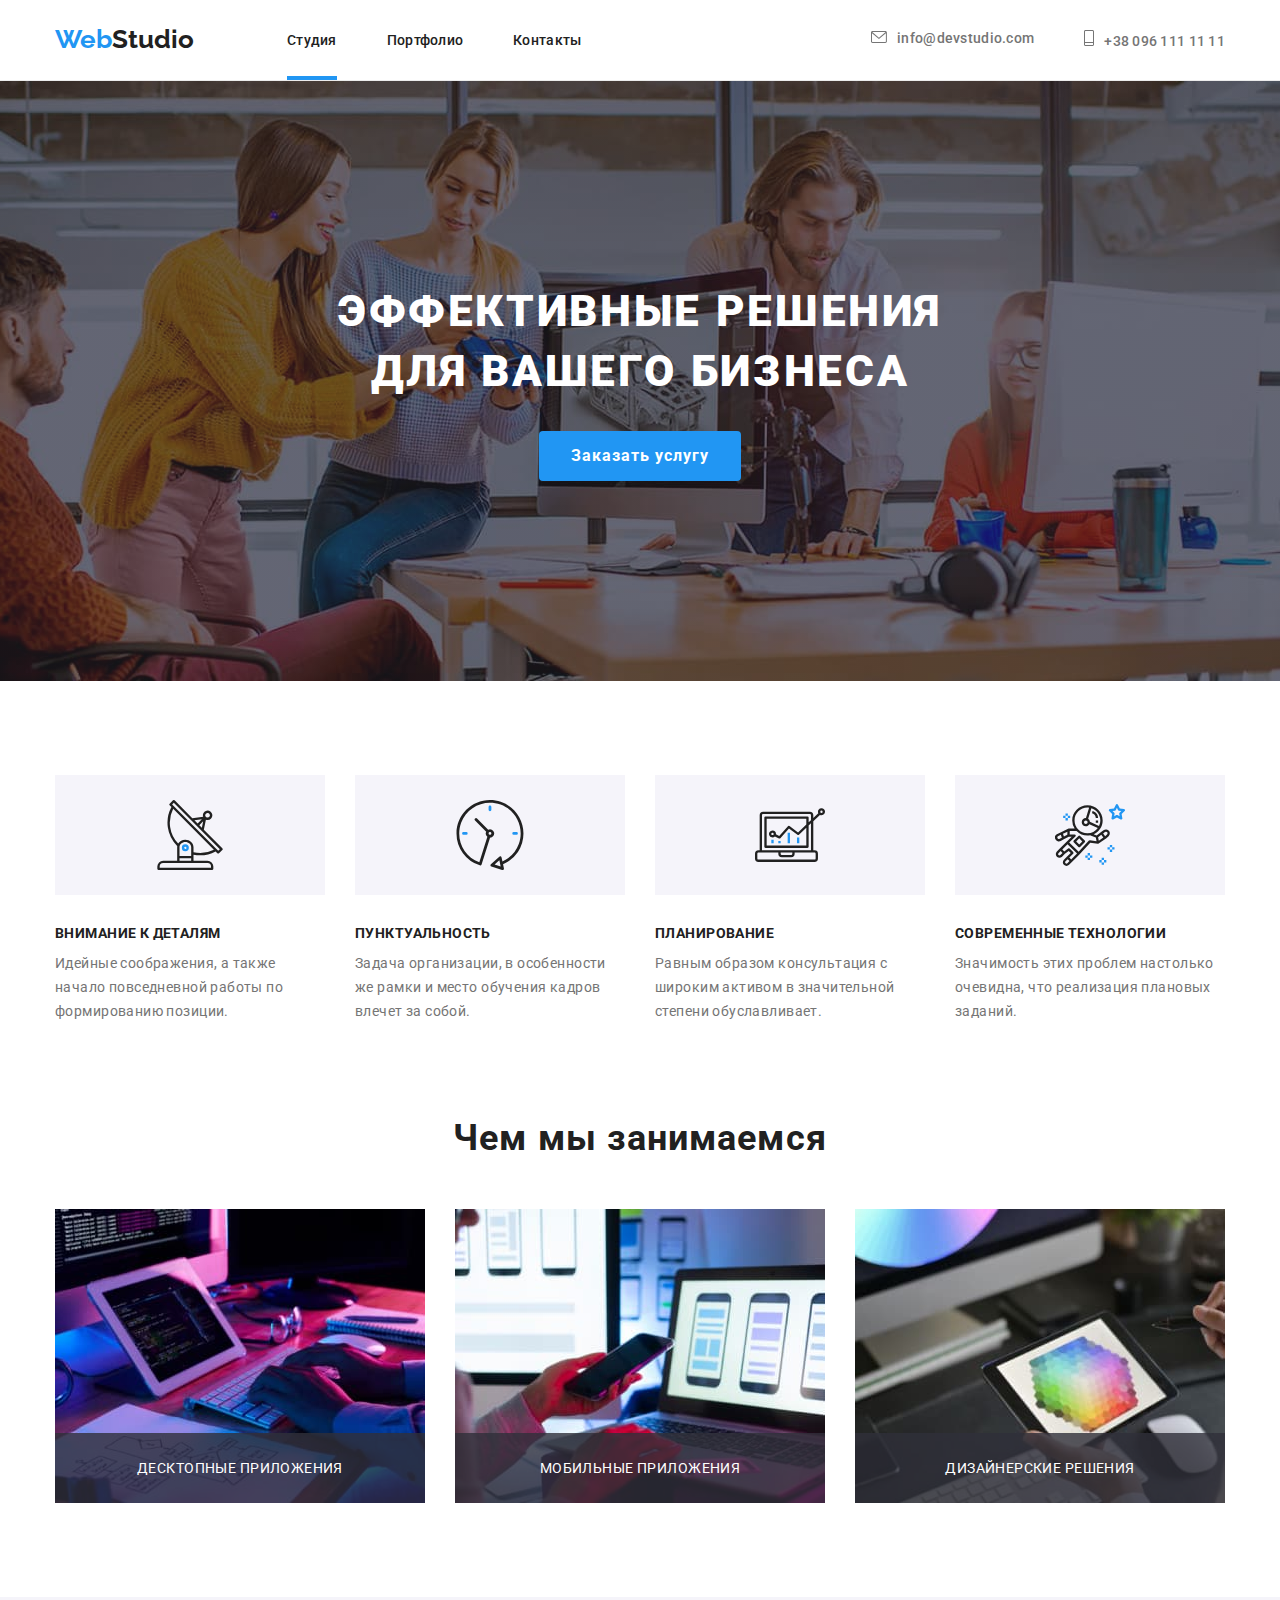
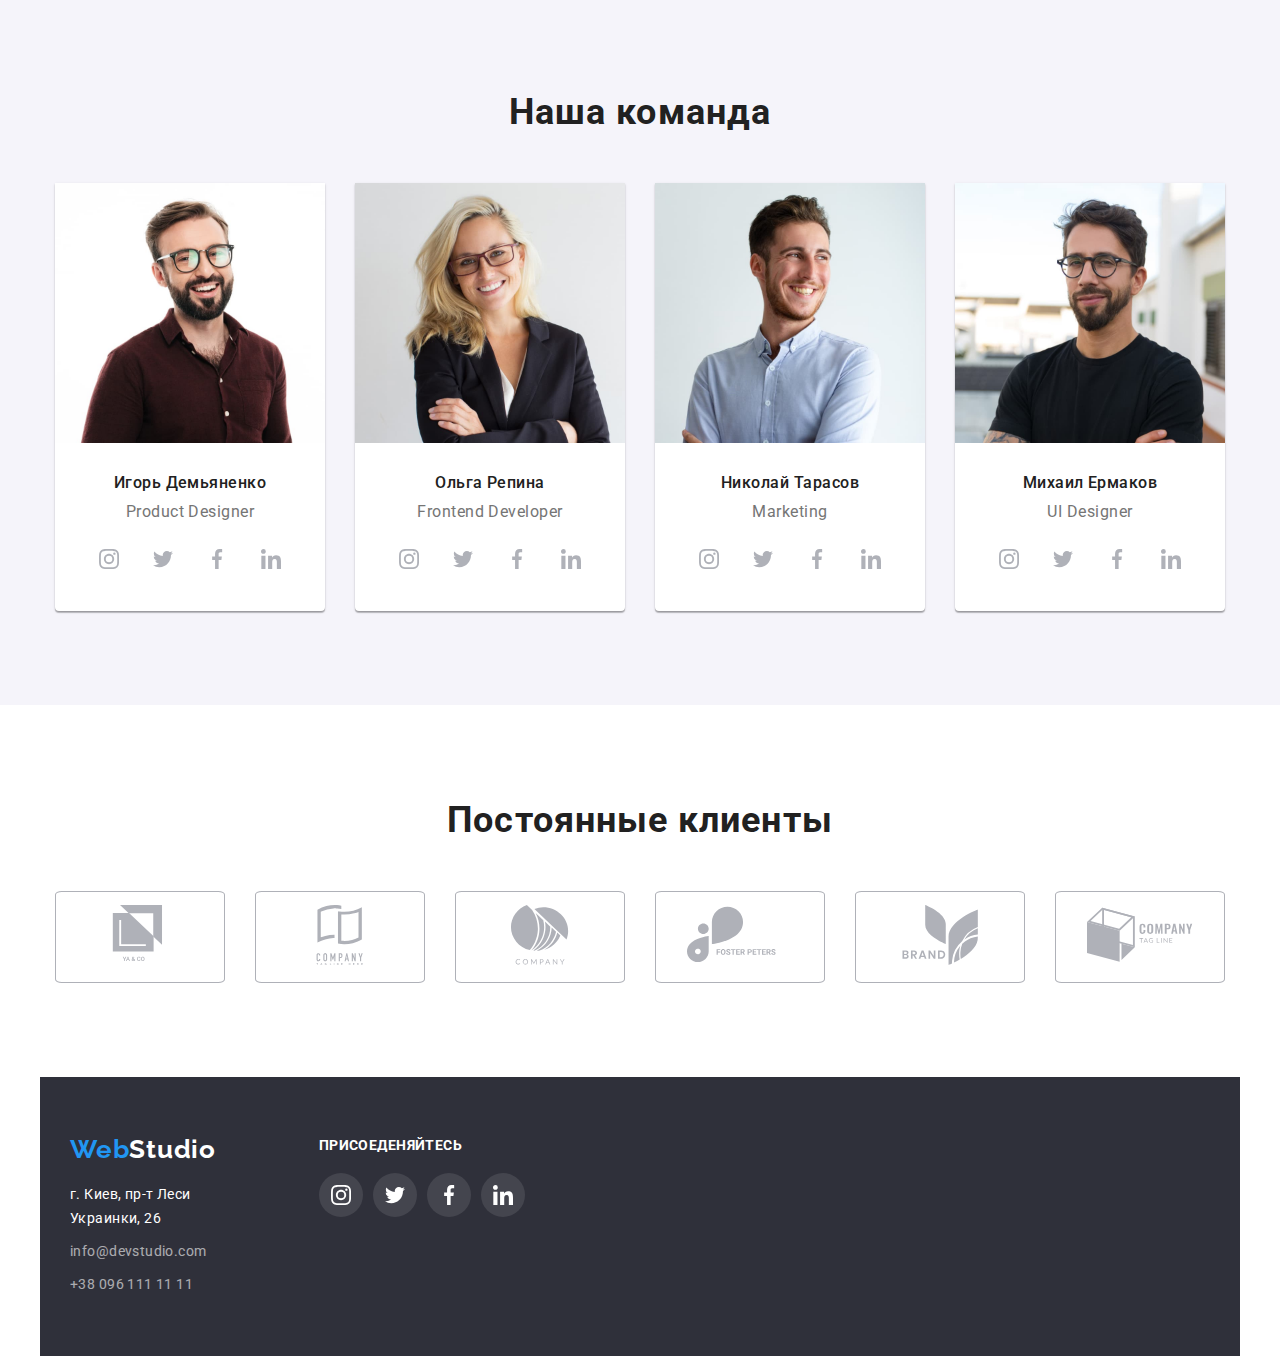
<file: index.html>
<!DOCTYPE html>
<html lang="ru">
<head>
    <meta charset="UTF-8">
    <meta http-equiv="X-UA-Compatible" content="IE=edge">
    <meta name="viewport" content="width=device-width, initial-scale=1.0">
    <title>Document</title>
    <link rel="preconnect" href="https://fonts.gstatic.com">
    <link href="https://fonts.googleapis.com/css2?family=Raleway:wght@700&family=Roboto:wght@400;500;700;900&display=swap" rel="stylesheet">
    <link rel="stylesheet" href="https://cdnjs.cloudflare.com/ajax/libs/modern-normalize/1.0.0/modern-normalize.min.css">
    <link rel="stylesheet" href="./css/styles.css">
</head>
<body>
    <header class="page-header">
        <div class="container">
        <nav class="container-nav">
       <a href="./index.html" class="logo"><span class="span-logo">Web</span>Studio</a>
       <ul class="site-nav">
           <li class="item"> <a href="./index.html" class="link-header current">Студия</a> </li>
           <li class="item"> <a href="./portfolio.html" class="link-header">Портфолио</a> </li>
           <li class="item"> <a href="" class="link-header">Контакты</a> </li>
        </ul>  
        </nav>
       <ul class="contact-info">
           <li class="item"> <a href="mailto:info@devstudio.com" class="link">
            <svg class="contact-icon" width="16px" height="12px">
            <use href="./images/sprite.svg#icon-envelope"></use>
            </svg>info@devstudio.com 
               </a> 
            </li>
           <li class="item"> <a href="tel:+380961111111" class="link">
            <svg class="contact-icon" width="10px" height="16px">
            <use href="./images/sprite.svg#icon-cell"></use>
            </svg>+38 096 111 11 11 
                </a> 
            </li>
       </ul>
       </div>
    </header>
    <main>
        <section class="hero overlay">
            <h1 class="order-header">Эффективные решения <br>для вашего бизнеса</h1>
            <button class="order-button" data-modal-open>Заказать услугу</button>
        </section>
        <section class="feauters">
            <div class="container">
            <h2 class="company-values">Наши Ценности</h2>
            <ul class="future-list">
                <li class="item">
                <div class="features-box-color">
                    <svg class="features-icon-svg">
                        <use href="./images/sprite.svg#icon-antenna"></use>
                    </svg>
                </div>
                    <h3 class="paragraph-header">Внимание к деталям</h3>
                    <p class="paragraph-content">Идейные соображения, а также начало повседневной работы по формированию позиции.</p>
                </li>
                <li class="item">
                    <div class="features-box-color">
                        <svg class="features-icon-svg">
                            <use href="./images/sprite.svg#icon-clock"></use>
                        </svg>
                    </div>
                    <h3 class="paragraph-header">Пунктуальность</h3>
                    <p class="paragraph-content">Задача организации, в особенности же рамки и место обучения кадров влечет за собой.</p>
                </li>
                <li class="item">
                    <div class="features-box-color">
                        <svg class="features-icon-svg">
                            <use href="./images/sprite.svg#icon-diagram"></use>
                        </svg>
                    </div>
                    <h3 class="paragraph-header">Планирование</h3>
                    <p class="paragraph-content">Равным образом консультация с широким активом в значительной степени обуславливает.</p>
                </li>
                <li class="item">
                    <div class="features-box-color">
                        <svg class="features-icon-svg">
                            <use href="./images/sprite.svg#icon-astronaut"></use>
                        </svg>
                    </div>                  
                    <h3 class="paragraph-header">Современные технологии</h3>
                    <p class="paragraph-content">Значимость этих проблем настолько очевидна, что реализация плановых заданий.</p>
                </li>
            </ul>
        </div>
        </section>
        <section class="section">
            <div class="container">
            <h2 class="our-work">Чем мы занимаемся</h2>
            <ul class="work-item">
                <div class="img-item">
                <li class="img-item"><img src="./images/box1.jpg" alt="" width="370"></li>
                <div class="overlay-img">
                    <p class="overlay-p">Десктопные приложения</p>
                </div>
                </div>
                <div class="img-item">
                <li class="img-item"><img src="./images/box2.jpg" alt="" width="370"></li>
                <div class="overlay-img">
                    <p class="overlay-p">Мобильные приложения</p>
                </div>
                </div>  
                <div class="img-item">
                <li class="img-item"><img src="./images/box3.jpg" alt="" width="370"></li>
                <div class="overlay-img">
                    <p class="overlay-p">Дизайнерские решения</p>
                </div>
                </div>
            </ul>
            </div>
        </section>
            <section class="section team">
                <div class="container">
                <h2 class="team-header">Наша команда</h2>
                <ul class="member-list">
                    <li class="members card">
                        <img class="team-img" src="./images/img1.jpg" alt="Игорь Демьяненко" width="270">
                        <div class="member-cnt">
                        <h3 class="members-header">Игорь Демьяненко</h3>
                        <p class="position">Product Designer</p>
                        <ul class="socials-icons">
                            <li class="socials-icons-item">
                                <a href="" class="socials-icons-link" target="_blank" rel="noopener noreferrer">
                                    <svg class="socials-icons-svg">
                                        <use href="./images/sprite.svg#icon-instagram"></use>
                                    </svg>
                                </a>
                            </li>
                            <li class="socials-icons-item">
                                <a href="" class="socials-icons-link" target="_blank" rel="noopener noreferrer">
                                    <svg class="socials-icons-svg">
                                        <use href="./images/sprite.svg#icon-twitter"></use>
                                    </svg>
                                </a>
                            </li>
                            <li class="socials-icons-item">
                                <a href="" class="socials-icons-link" target="_blank" rel="noopener noreferrer">
                                    <svg class="socials-icons-svg">
                                        <use href="./images/sprite.svg#icon-facebook"></use>
                                    </svg>
                                </a>
                            </li>
                            <li class="socials-icons-item">
                                <a href="" class="socials-icons-link" target="_blank" rel="noopener noreferrer">
                                    <svg class="socials-icons-svg">
                                        <use href="./images/sprite.svg#icon-linkedin"></use>
                                    </svg>
                                </a>
                            </li>
                        </ul>
                    </div>
                    </li>
                    <li class="members card">
                        <img class="team-img" src="./images/img2.jpg" alt="Ольга Репина" width="270">
                        <div class="member-cnt">
                        <h3 class="members-header">Ольга Репина</h3>
                        <p class="position">Frontend Developer</p>
                        <ul class="socials-icons">
                            <li class="socials-icons-item">
                                <a href="" class="socials-icons-link">
                                    <svg class="socials-icons-svg">
                                        <use href="./images/sprite.svg#icon-instagram"></use>
                                    </svg>
                                </a>
                            </li>
                            <li class="socials-icons-item">
                                <a href="" class="socials-icons-link">
                                    <svg class="socials-icons-svg">
                                        <use href="./images/sprite.svg#icon-twitter"></use>
                                    </svg>
                                </a>
                            </li>
                            <li class="socials-icons-item">
                                <a href="" class="socials-icons-link">
                                    <svg class="socials-icons-svg">
                                        <use href="./images/sprite.svg#icon-facebook"></use>
                                    </svg>
                                </a>
                            </li>
                            <li class="socials-icons-item">
                                <a href="" class="socials-icons-link">
                                    <svg class="socials-icons-svg">
                                        <use href="./images/sprite.svg#icon-linkedin"></use>
                                    </svg>
                                </a>
                            </li>
                        </ul>
                        </div>
                    </li>
                    <li class="members card">
                        <img class="team-img" src="./images/img3.jpg" alt="Николай Тарасов" width="270">
                        <div class="member-cnt">
                        <h3 class="members-header">Николай Тарасов</h3>
                        <p class="position">Marketing</p>
                        <ul class="socials-icons">
                            <li class="socials-icons-item">
                                <a href="" class="socials-icons-link">
                                    <svg class="socials-icons-svg">
                                        <use href="./images/sprite.svg#icon-instagram"></use>
                                    </svg>
                                </a>
                            </li>
                            <li class="socials-icons-item">
                                <a href="" class="socials-icons-link">
                                    <svg class="socials-icons-svg">
                                        <use href="./images/sprite.svg#icon-twitter"></use>
                                    </svg>
                                </a>
                            </li>
                            <li class="socials-icons-item">
                                <a href="" class="socials-icons-link">
                                    <svg class="socials-icons-svg">
                                        <use href="./images/sprite.svg#icon-facebook"></use>
                                    </svg>
                                </a>
                            </li>
                            <li class="socials-icons-item">
                                <a href="" class="socials-icons-link">
                                    <svg class="socials-icons-svg">
                                        <use href="./images/sprite.svg#icon-linkedin"></use>
                                    </svg>
                                </a>
                            </li>
                        </ul>
                        </div>
                    </li>
                    <li class="members card">
                        <img class="team-img" src="./images/img4.jpg" alt="Михаил Ермаков" width="270">
                        <div class="member-cnt">
                        <h3 class="members-header">Михаил Ермаков</h3>
                        <p class="position">UI Designer</p>
                        <ul class="socials-icons">
                            <li class="socials-icons-item">
                                <a href="" class="socials-icons-link">
                                    <svg class="socials-icons-svg">
                                        <use href="./images/sprite.svg#icon-instagram"></use>
                                    </svg>
                                </a>
                            </li>
                            <li class="socials-icons-item">
                                <a href="" class="socials-icons-link">
                                    <svg class="socials-icons-svg">
                                        <use href="./images/sprite.svg#icon-twitter"></use>
                                    </svg>
                                </a>
                            </li>
                            <li class="socials-icons-item">
                                <a href="" class="socials-icons-link">
                                    <svg class="socials-icons-svg">
                                        <use href="./images/sprite.svg#icon-facebook"></use>
                                    </svg>
                                </a>
                            </li>
                            <li class="socials-icons-item">
                                <a href="" class="socials-icons-link">
                                    <svg class="socials-icons-svg">
                                        <use href="./images/sprite.svg#icon-linkedin"></use>
                                    </svg>
                                </a>
                            </li>
                        </ul>
                        </div>
                    </li>
                </ul>
                </div>
            </section>
            <section class="section">
                <div class="container">
                    <h2 class="our-work">Постоянные клиенты</h2>
                    <ul class="customer-icons">
                        <li class="customer-icons-item">
                            <a href="" class="customer-icons-link">
                                <svg class="customer-icons-svg">
                                    <use href="./images/sprite.svg#icon-logo-one"></use>
                                </svg>
                            </a>
                        </li>
                        <li class="customer-icons-item">
                            <a href="" class="customer-icons-link">
                                <svg class="customer-icons-svg">
                                    <use href="./images/sprite.svg#icon-logo-two"></use>
                                </svg>
                            </a>
                        </li>
                        <li class="customer-icons-item">
                            <a href="" class="customer-icons-link">
                                <svg class="customer-icons-svg">
                                    <use href="./images/sprite.svg#icon-logo-three"></use>
                                </svg>
                            </a>
                        </li>
                        <li class="customer-icons-item">
                            <a href="" class="customer-icons-link">
                                <svg class="customer-icons-svg">
                                    <use href="./images/sprite.svg#icon-logo-four"></use>
                                </svg>
                            </a>
                        </li>
                        <li class="customer-icons-item">
                            <a href="" class="customer-icons-link">
                                <svg class="customer-icons-svg">
                                    <use href="./images/sprite.svg#icon-logo-five"></use>
                                </svg>
                            </a>
                        </li>
                        <li class="customer-icons-item">
                            <a href="" class="customer-icons-link">
                                <svg class="customer-icons-svg">
                                    <use href="./images/sprite.svg#icon-logo-six"></use>
                                </svg>
                            </a>
                        </li>
                    </ul>
                </div>
            </section>
    </main>
    <footer class="contacs-footer footer-container container">
        <div class="footer-cont ">
       <a href="./index.html" class="logo footer-link"><span class="span-logo">Web</span>Studio </a>
          <address class="address-cnt">
              
              <ul>
               <li class="footer-list"> <a class="footer-link" href="https://goo.gl/maps/rLmu8nEPgyhnmsDD9" target="_blank" rel="noopener noreferrer"> г. Киев, пр-т Леси Украинки, 26 </a></li>
               <li class="footer-list"> <a class="footer-link opacity-class" href="mailto:info@devstudio.com">info@devstudio.com </a> </li>
               <li class="footer-list"> <a class="footer-link opacity-class" href="tel:+380961111111">+38 096 111 11 11 </a> </li>
           </ul>
          </address>
       </div>
       <div class="footer-join container">
           <h3 class="footer-join-h">Присоеденяйтесь</h3>
           <ul class="footer-icons">
            <li class="footer-icons-item">
                <a href="" class="footer-icons-link">
                    <svg class="footer-icons-svg">
                        <use href="./images/sprite.svg#icon-instagram"></use>
                    </svg>
                </a>
            </li>
            <li class="footer-icons-item">
                <a href="" class="footer-icons-link">
                    <svg class="footer-icons-svg">
                        <use href="./images/sprite.svg#icon-twitter"></use>
                    </svg>
                </a>
            </li>
            <li class="footer-icons-item">
                <a href="" class="footer-icons-link">
                    <svg class="footer-icons-svg">
                        <use href="./images/sprite.svg#icon-facebook"></use>
                    </svg>
                </a>
            </li>
            <li class="footer-icons-item">
                <a href="" class="footer-icons-link">
                    <svg class="footer-icons-svg">
                        <use href="./images/sprite.svg#icon-linkedin"></use>
                    </svg>
                </a>
            </li>
        </ul>
       </div>
   </footer>
   <div class="backdrop is-hidden" data-modal>
       <div class="modal">
           <button class="modal-close" data-modal-close>
               <svg class="cross-icon" width="11px" height="11px">
               <use href="./images/sprite.svg#icon-cross"></use>
           </svg></button>
           <p class="modal-title"></p>
       </div>
   </div>
   <script src="./js/modal.js"></script>
</body>
</html>
</file>
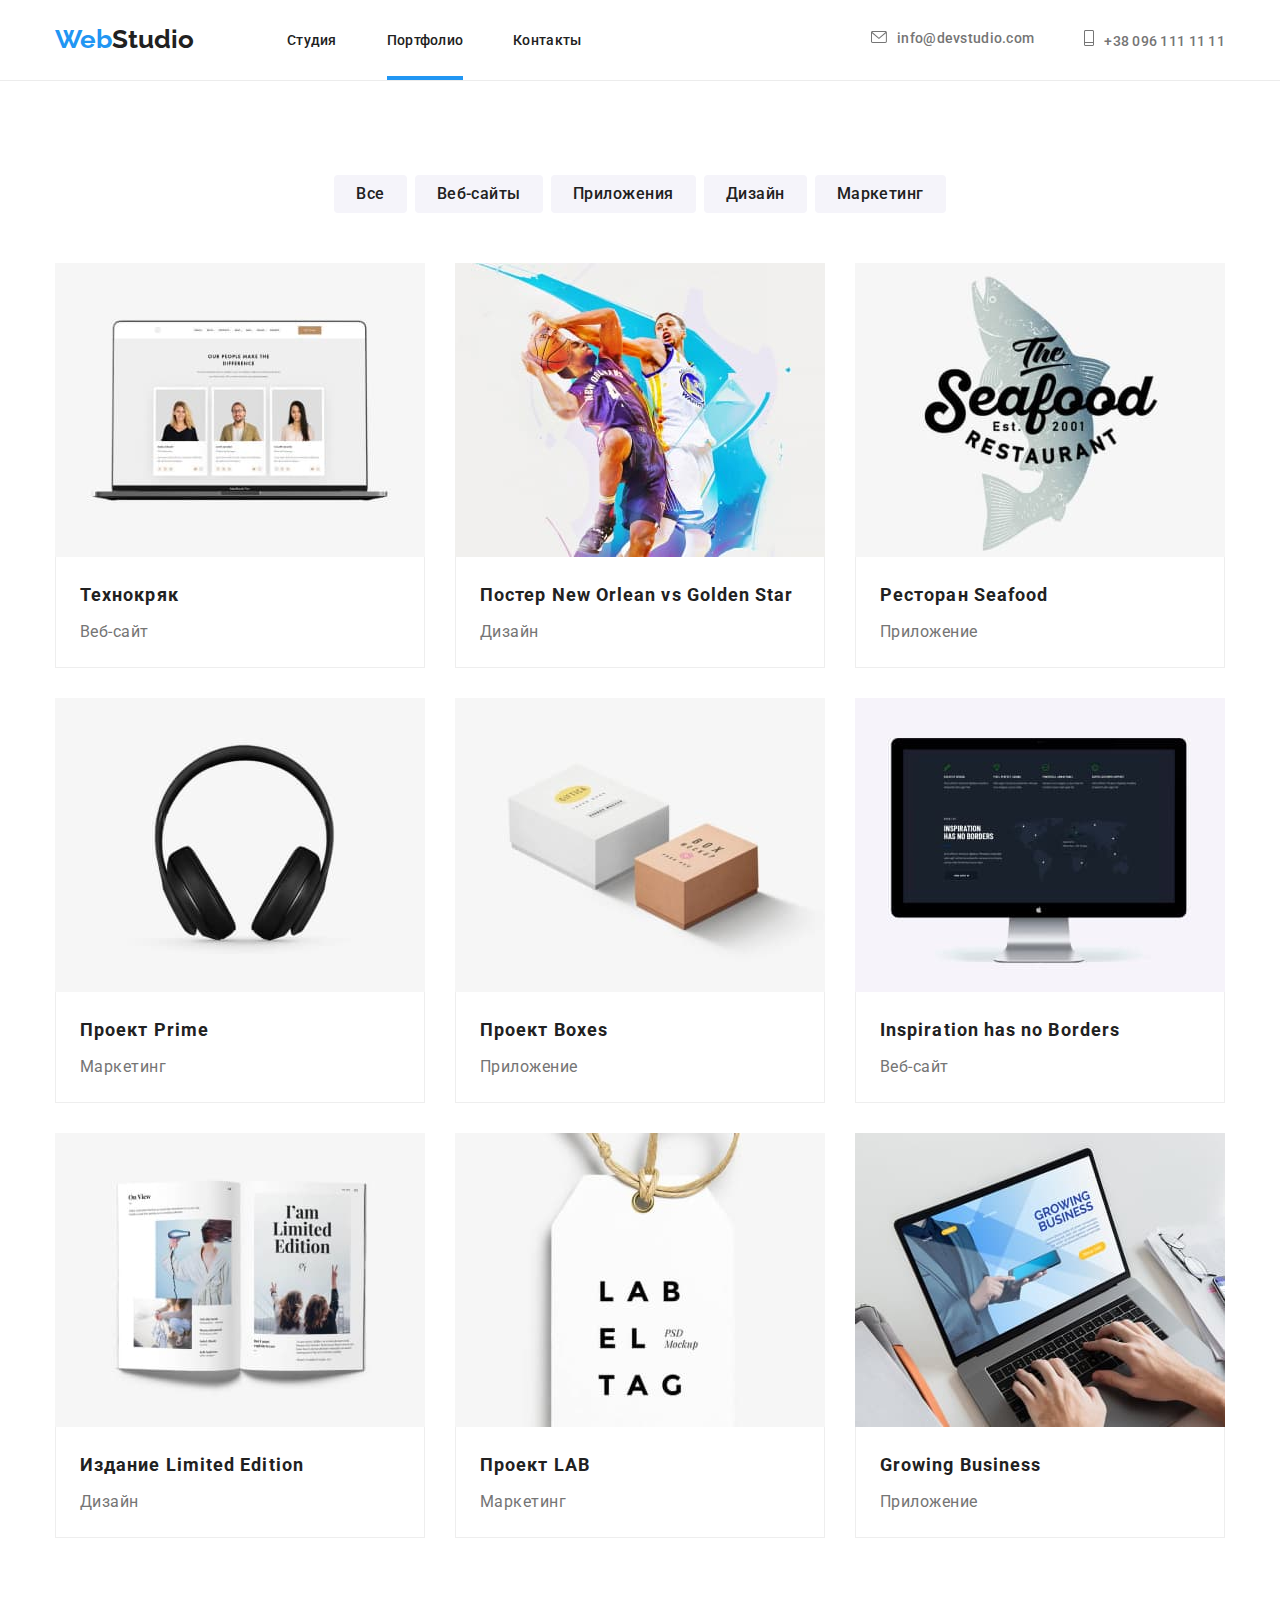
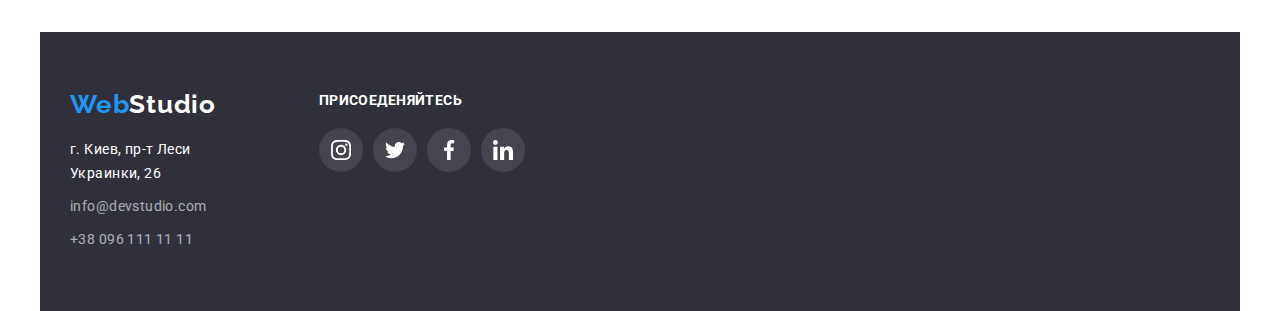
<file: portfolio.html>
<!DOCTYPE html>
<html lang="ru">
<head>
    <meta charset="UTF-8">
    <meta http-equiv="X-UA-Compatible" content="IE=edge">
    <meta name="viewport" content="width=device-width, initial-scale=1.0">
    <title>Porfolio</title>
    <link rel="preconnect" href="https://fonts.gstatic.com">
    <link href="https://fonts.googleapis.com/css2?family=Raleway:wght@700&family=Roboto:wght@400;500;700;900&display=swap" rel="stylesheet">
    <link rel="stylesheet" href="https://cdnjs.cloudflare.com/ajax/libs/modern-normalize/1.0.0/modern-normalize.min.css">
    <link rel="stylesheet" href="./css/styles.css">
</head>
<body>
    <header class="page-header">
        <div class="container">
        <nav class="container-nav">
       <a href="./index.html" class="logo"><span class="span-logo">Web</span>Studio</a>
       <ul class="site-nav">
           <li class="item"> <a href="./index.html" class="link-header">Студия</a> </li>
           <li class="item"> <a href="./portfolio.html" class="link-header current">Портфолио</a> </li>
           <li class="item"> <a href="" class="link-header">Контакты</a> </li>
        </ul>  
        </nav>
       <ul class="contact-info">
           <li class="item"> <a href="mailto:info@devstudio.com" class="link">
            <svg class="contact-icon" width="16px" height="12px">
            <use href="./images/sprite.svg#icon-envelope"></use>
            </svg>info@devstudio.com 
               </a> 
            </li>
           <li class="item"> <a href="tel:+380961111111" class="link">
            <svg class="contact-icon" width="10px" height="16px">
            <use href="./images/sprite.svg#icon-cell"></use>
            </svg>+38 096 111 11 11 
                </a> 
            </li>
       </ul>
       </div>
    </header>
     <main>
         <section class="section">
             <div class="container">
             <ul class=" buttons button-list" >
                 <li class="list-for-button"><button type="button" class="button">Все</button></li>
                 <li class="list-for-button"><button type="button" class="button">Веб-сайты</button></li>
                 <li class="list-for-button"><button type="button" class="button">Приложения</button></li>
                 <li class="list-for-button"><button type="button" class="button">Дизайн</button></li>
                 <li class="list-for-button"><button type="button" class="button">Маркетинг</button></li>
             </ul>
             <ul class=" main-info flex-container">
                 <li class="flex-elements">
                     <a href="" class="flex-link link">
                        <div class="overlay-thumb">
                         <img class="flex-image" src="./images/home2/photo1.jpg" alt="Веб-сайт" width="370" height="294">
                         <div class="overlay-text">
                         <p class="overlay-par">Технокряк это современная площадка распространения коронавируса. Компании используют эту платформу для цифрового шпионажа и атак на защищённые сервера конкурентов.</p>
                        </div>
                        </div>
                         <div class="flex-text-cnt">
                        <h2 class="info-header">Технокряк</h2>
                        <p class="info-contant">Веб-сайт</p>
                     </div>
                    </a>
                 </li>
                 <li class="flex-elements">
                    <a href="" class="flex-link link">
                        <div class="overlay-thumb">
                        <img class="flex-image" src="./images/home2/photo2.jpg" alt="Дизайн" width="370" height="294">
                        <div class="overlay-text">
                        <p class="overlay-par">Технокряк это современная площадка распространения коронавируса. Компании используют эту платформу для цифрового шпионажа и атак на защищённые сервера конкурентов.</p>
                    </div>
                    </div>
                        <div class="flex-text-cnt">
                    <h2 class="info-header">Постер New Orlean vs Golden Star</h2>
                    <p class="info-contant">Дизайн</p>
                    </div>
                    </a>
                </li>
                <li class="flex-elements">
                    <a href="" class="flex-link link">
                        <div class="overlay-thumb">
                        <img class="flex-image" src="./images/home2/photo3.jpg" alt="Приложение" width="370" height="294">
                        <div class="overlay-text">
                        <p class="overlay-par">Технокряк это современная площадка распространения коронавируса. Компании используют эту платформу для цифрового шпионажа и атак на защищённые сервера конкурентов.</p>
                    </div>
                    </div>
                        <div class="flex-text-cnt">
                        <h2 class="info-header">Ресторан Seafood</h2>
                        <p class="info-contant">Приложение</p>
                    </div>
                </a>
                </li>
                <li class="flex-elements">
                    <a href="" class="flex-link link">
                        <div class="overlay-thumb">
                        <img class="flex-image" src="./images/home2/photo4.jpg" alt="Маркетинг" width="370" height="294">
                        <div class="overlay-text">
                        <p class="overlay-par">Технокряк это современная площадка распространения коронавируса. Компании используют эту платформу для цифрового шпионажа и атак на защищённые сервера конкурентов.</p>
                    </div>
                    </div>
                        <div class="flex-text-cnt">
                        <h2 class="info-header">Проект Prime</h2>
                        <p class="info-contant">Маркетинг</p>
                    </div>
                </a>
                </li>
                <li class="flex-elements">
                    <a href="" class="flex-link link">
                        <div class="overlay-thumb">
                        <img class="flex-image" src="./images/home2/photo5.jpg" alt="Приложение" width="370" height="294">
                        <div class="overlay-text">
                        <p class="overlay-par">Технокряк это современная площадка распространения коронавируса. Компании используют эту платформу для цифрового шпионажа и атак на защищённые сервера конкурентов.</p>
                    </div>
                    </div>
                        <div class="flex-text-cnt">
                        <h2 class="info-header">Проект Boxes</h2>
                        <p class="info-contant">Приложение</p>
                    </div>
                </a>
                </li>
                <li class="flex-elements">
                    <a href="" class="flex-link link">
                        <div class="overlay-thumb">
                        <img class="flex-image" src="./images/home2/photo6.jpg" alt="Веб-сайт" width="370" height="294">
                        <div class="overlay-text">
                        <p class="overlay-par">Технокряк это современная площадка распространения коронавируса. Компании используют эту платформу для цифрового шпионажа и атак на защищённые сервера конкурентов.</p>
                    </div>
                    </div>
                        <div class="flex-text-cnt">
                        <h2 class="info-header">Inspiration has no Borders</h2>
                        <p class="info-contant">Веб-сайт</p>
                    </div>
                </a>
                </li>
                <li class="flex-elements">
                    <a href="" class="flex-link link">
                        <div class="overlay-thumb">
                        <img class="flex-image" src="./images/home2/photo7.jpg" alt="Дизайн" width="370" height="294">
                        <div class="overlay-text">
                        <p class="overlay-par">Технокряк это современная площадка распространения коронавируса. Компании используют эту платформу для цифрового шпионажа и атак на защищённые сервера конкурентов.</p>
                    </div>
                    </div>
                        <div class="flex-text-cnt">
                        <h2 class="info-header">Издание Limited Edition</h2>
                        <p class="info-contant">Дизайн</p>
                    </div>
                </a>
                </li>
                <li class="flex-elements">
                    <a href="" class="flex-link link">
                        <div class="overlay-thumb">
                        <img class="flex-image" src="./images/home2/photo8.jpg" alt="Маркетинг" width="370" height="294">
                        <div class="overlay-text">
                        <p class="overlay-par">Технокряк это современная площадка распространения коронавируса. Компании используют эту платформу для цифрового шпионажа и атак на защищённые сервера конкурентов.</p>
                    </div>
                    </div>
                        <div class="flex-text-cnt">
                        <h2 class="info-header">Проект LAB</h2>
                        <p class="info-contant">Маркетинг</p>
                    </div>
                </a>
                </li>
                <li class="flex-elements">
                    <a href="" class="flex-link link">
                        <div class="overlay-thumb">
                        <img class="flex-image" src="./images/home2/photo9.jpg" alt="Приложение" width="370" height="294">
                        <div class="overlay-text">
                        <p class="overlay-par">Технокряк это современная площадка распространения коронавируса. Компании используют эту платформу для цифрового шпионажа и атак на защищённые сервера конкурентов.</p>
                    </div> 
                    </div>
                        <div class="flex-text-cnt">
                        <h2 class="info-header">Growing Business</h2>
                        <p class="info-contant">Приложение</p>
                    </div>
                </a>
                </li>
             </ul>
            </div>
         </section>
     </main>
     <footer class="contacs-footer footer-container container">
        <div class="footer-cont">
       <a href="./index.html" class="logo footer-link"><span class="span-logo">Web</span>Studio </a>
          <address class="address-cnt">
              
              <ul>
               <li class="footer-list"> <a class="footer-link" href="https://goo.gl/maps/rLmu8nEPgyhnmsDD9" target="_blank" rel="noopener noreferrer"> г. Киев, пр-т Леси Украинки, 26 </a></li>
               <li class="footer-list"> <a class="footer-link opacity-class" href="mailto:info@devstudio.com">info@devstudio.com </a> </li>
               <li class="footer-list"> <a class="footer-link opacity-class" href="tel:+380961111111">+38 096 111 11 11 </a> </li>
           </ul>
          </address>
       </div>
       <div class="footer-join container">
           <h3 class="footer-join-h">Присоеденяйтесь</h3>
           <ul class="footer-icons">
            <li class="footer-icons-item">
                <a href="" class="footer-icons-link">
                    <svg class="footer-icons-svg">
                        <use href="./images/sprite.svg#icon-instagram"></use>
                    </svg>
                </a>
            </li>
            <li class="footer-icons-item">
                <a href="" class="footer-icons-link">
                    <svg class="footer-icons-svg">
                        <use href="./images/sprite.svg#icon-twitter"></use>
                    </svg>
                </a>
            </li>
            <li class="footer-icons-item">
                <a href="" class="footer-icons-link">
                    <svg class="footer-icons-svg">
                        <use href="./images/sprite.svg#icon-facebook"></use>
                    </svg>
                </a>
            </li>
            <li class="footer-icons-item">
                <a href="" class="footer-icons-link">
                    <svg class="footer-icons-svg">
                        <use href="./images/sprite.svg#icon-linkedin"></use>
                    </svg>
                </a>
            </li>
        </ul>
       </div>
   </footer>
</body>
</html>
</file>
<file: css/styles.css>
:root{
    --primary-text-color: #757575;
    --title-text-color: #212121;
    --accent-color: #2196f3;
    --primary-white-color: #FFFFFF;
    --primary-bg-color: #F5F4FA;

}

body {
    font-family:'Roboto', sans-serif, 'Raleway', sans-serif;
    color: var(--title-text-color);
}
ul {
    list-style-type: none;
    margin: 0;
    padding: 0;
}
h1,h2,h3,p {
    margin: 0;
}
img {
    display: block;
    max-width: 100%;
}
.section {
    padding-top: 94px;
    padding-bottom: 94px;
}
.container {
    padding-left: 15px;
    padding-right: 15px;
    margin-left: auto;
    margin-right: auto;
    width: 1200px;
}
.page-header {
    border-bottom: 1px solid #ECECEC;
    padding-top: 25px;
    padding-bottom: 25px;
}
.page-header .container {
    display: flex;
    align-items: center;
}
.container-nav {
display: flex;
align-items: center;

}

.site-nav {
    display: flex;
    margin-left: 93px;
}
.site-nav .item {
    margin-right: 50px;
}

.site-nav .item:last-child {
    margin-right: 0px;
}

.contact-info {
    display: flex;
    margin-left: auto;
    color: var(--primary-text-color);
}
.contact-info .item + .item {
    margin-left: 50px;
}
.contact-icon {
    margin-right: 10px;
    fill: currentColor;
}
.logo {
    font-family: Raleway;
    font-weight: bold;
    font-size: 26px;
    text-decoration: none;
    color: inherit;
}
.logo .span-logo {
    color: var(--accent-color);
}

.link {
    display: block;
    font-size: 14px;
    font-weight: 500;
    line-height: 16px;
    letter-spacing: 0.02em;
    text-align: left;
    color: inherit;
    text-decoration: none;
    transition-duration: 250ms;
    transition-timing-function: cubic-bezier(0.4, 0, 0.2, 1);
}
.link-header {
    display: block;
    font-size: 14px;
    font-weight: 500;
    line-height: 16px;
    letter-spacing: 0.02em;
    text-align: left;
    color: inherit;
    text-decoration: none;
    transition-duration: 250ms;
    transition-timing-function: cubic-bezier(0.4, 0, 0.2, 1);
    position: relative;
    
}
.link-header::after {
    content: '';
    display: block;
    width: 100%;
    background: var(--accent-color);
    height: 4px;
    position: absolute;
    bottom: -32px;
    transition-duration: 250ms;
    transition-timing-function: cubic-bezier(0.4, 0, 0.2, 1);
}
.link-header::after {
    opacity: 0;
}
.link-header.current::after {
    opacity: 1;
}
.link-header:hover,
.link-header:focus{
    color: var(--accent-color);
}
.link:hover,
.link:focus{
    color: var(--accent-color);
}
.overlay {
    max-width: 1600px;
    height: 600px;
    margin-left: auto;
    margin-right: auto;
    background-image:linear-gradient(
        to right,
        rgba( 47, 48, 58, 0.4),
        rgba( 47, 48, 58, 0.4)
    ), 
    url(../images/overlay.jpg);
    background-size: cover;
    background-position: center;
    background-repeat: no-repeat;
}
.hero {
    background-color:#2F303A;
    text-align: center;
    padding-bottom: 200px;
    padding-top: 200px;
}
.hero .order-header {
    margin-top: 0px;
    margin-bottom: 30px;
    color: var(--primary-white-color);
    font-size: 44px;
    font-weight: 900;
    line-height: 60px;
    letter-spacing: 0.06em;
    text-align: center;
    text-transform: uppercase;
}
.order-button {
    display: inline;
}
.hero .order-button {
    color: var(--primary-white-color);
    background-color: var(--accent-color);
    padding: 10px 32px;
    font-family: Roboto;
    font-size: 16px;
    font-weight: 700;
    line-height: 30px;
    letter-spacing: 0.06em;  
    border: none;  
    border-radius: 4px;
}
.company-values {
    display: none;
}
.future-list {
    display: flex;
    flex-wrap: wrap;
}
.future-list .item {
    width: 270px;
}
.future-list .item:not(:last-child) {
    margin-right: 30px;
}

.feauters {
    padding-top: 94px;
}

.feauters .paragraph-header {
    font-size: 14px;
    font-weight: 700;
    line-height: 16px;
    letter-spacing: 0.03em;
    text-align: left;
    text-transform: uppercase;
    margin-bottom: 10px;
}
.feauters .paragraph-content {
    color: var(--primary-text-color);
    font-size: 14px;
    font-weight: 400;
    line-height: 24px;
    letter-spacing: 0.03em;
    text-align: left;  
}
.features-box-color {
    height: 120px;
    margin-bottom: 30px;
    background-color: #F5F4FA;
    display: flex;
    justify-content: center;
    align-items: center;
}
.features-icon-svg {
    width: 70px;
    height: 70px;

}
.our-work  {
    font-size: 36px;    
    font-weight: 700;
    line-height: 42px;
    letter-spacing: 0.03em;
    text-align: center;
    margin-bottom: 50px;
    margin-top: 0px;
}
.work-item {
    display: flex;

}
.img-item {
    margin-left: 30px;
    position: relative;
}
.work-item .img-item:first-child {
    margin-left: 0px;
}
.overlay-img {
    display: flex;
    text-align: center;
    background-color: rgba(47, 48, 58, 0.8);
    position: absolute;
    width: 100%;
    height: 70px;
    bottom: 0px;
}
.overlay-p {
    position: absolute;
    width: 100%;
    top: 50%;
    left: 50%;
    transform: translate(-50%, -50%);
    font-size: 14px;
    line-height: 16px;
    letter-spacing: 0.03em;
    color: var(--primary-white-color);
    text-transform: uppercase;
    
}
.team {
    background-color: var(--primary-bg-color);
    padding-top: 94px;
}
.team .team-header {
    font-size: 36px;
    font-weight: 700;
    line-height: 42px;
    letter-spacing: 0.03em;
    text-align: center;
    margin-bottom: 50px;
    margin-top: 0px;
}
.team .members-header {
    font-size: 16px;
    font-weight: 500;
    line-height: 19px;
    letter-spacing: 0.03em;
    margin: 0px 0px 10px 0px;
}
.team .position {
    color: var(--primary-text-color);
    font-size: 16px;
    font-weight: 400;
    line-height: 19px;
    letter-spacing: 0.03em;
    margin: 0px 0px 16px 0px;
}
.member-list {
    display: flex;
}
.member-list .members {
    margin-left: 30px;
    text-align: center;
}
.member-list .members:first-child {
    margin-left: 0px;
}
.team-img {
    display: block;
    max-width: 100%;
}
.member-cnt {
    padding-top: 30px;
    padding-bottom: 30px;
}
.socials-icons {
    display: inline-flex;
}
.socials-icons-item:not(:last-child) {
    margin-right: 10px;
}
.socials-icons-link {
    display: flex;
    align-items: center;
    justify-content: center;
    width: 44px;
    height: 44px;
    border-radius: 50%;
    background-color: var(--primary-white-color);
    transition-duration: 250ms;
    transition-timing-function: cubic-bezier(0.4, 0, 0.2, 1);
}
.socials-icons-link:hover, 
.socials-icons-link:focus {
    background-color: var(--accent-color);
}
.socials-icons-link:hover .socials-icons-svg, 
.socials-icons-link:focus .socials-icons-svg {
    fill: var(--primary-white-color); 
}
.socials-icons-svg {
    width: 20px;
    height: 20px;
    fill: #AFB1B8;
}
.customer-icons {
    display: inline-flex;
}
.customer-icons-item {
    border: 1px solid #AFB1B8;
    border-radius: 4%;
    height: 92px;
    width: 170px;
    display: flex;
    justify-content: center;
    align-items: center;
    cursor: pointer;
    fill: #AFB1B8;
    transition-duration: 250ms;
    transition-timing-function: cubic-bezier(0.4, 0, 0.2, 1);
}
.customer-icons-item:not(:last-child) {
    margin-right: 30px;
}
.customer-icons-svg {
    width: 106px;
    height: 60px;
    fill: inherit;
}
.customer-icons-item:focus , 
.customer-icons-item:hover {
    color: var(--accent-color);
    border-color: var(--accent-color);
    fill: var(--accent-color);
}
.contacs-footer {
    background: #2F303A;
    padding-top: 60px;
    padding-bottom: 60px;
}
.footer-link{
    color: var(--primary-white-color);
    text-decoration: none;
    font-size: 14px;
    font-weight: 400;
    line-height: 24px;
    letter-spacing: 0.03em;
    text-align: left;  
}
.footer-container {
    display: flex;
}
.footer-icons {
    display: inline-flex;
}
.footer-icons-item:not(:last-child) {
    margin-right: 10px;
}
.footer-icons-link {
    display: flex;
    align-items: center;
    justify-content: center;
    width: 44px;
    height: 44px;
    border-radius: 50%;
    background-color:rgba(255, 255, 255, 0.1);
    transition-duration: 250ms;
    transition-timing-function: cubic-bezier(0.4, 0, 0.2, 1);
}
.footer-icons-link:hover, 
.footer-icons-link:focus {
    background-color: var(--accent-color);
}
.footer-icons-link:hover .footer-icons-svg, 
.footer-icons-link:focus .footer-icons-svg {
    fill: var(--primary-white-color);
    
}
.footer-icons-svg {
    width: 20px;
    height: 20px;
    fill:var(--primary-white-color);
}
.address-cnt {
    margin-top: 20px;
    font-style: normal;
}
.footer-list {
    margin-bottom: 9px;
}
.footer-list:last-child {
    margin-bottom: 0px;
}
.opacity-class{
    opacity: 60%;
}
.contacs-footer .logo {
    font-family: Raleway;
    font-weight: bold;
    font-size: 26px;
    text-decoration: none;
}
.footer-join-h {
    font-size: 14px;
    font-style: normal;
    font-weight: 700;
    line-height: 16px;
    letter-spacing: 0.03em;
    text-transform: uppercase;
    color: var(--primary-white-color);   
    margin-bottom: 20px;
}
.button-list {
    display: flex;
    justify-content: center;
}
.list-for-button {
    margin-right: 8px;
}
.list-for-button:last-child {
    margin-right: 0px;
}
.button {
    border-radius: 4px;
    border: none;
    padding: 6px 22px;
    font-size: 16px;
    font-weight: 500;
    line-height: 26px;
    letter-spacing: 0.03em;
    background-color: var(--primary-bg-color);
    text-decoration: none;
    color: var(--title-text-color); 
    text-align: center; 
    transition-duration: 250ms;
    transition-timing-function: cubic-bezier(0.4, 0, 0.2, 1);  
}

.button-list li button:hover , 
.button-list li button:focus {
    background-color: var(--accent-color);
    color: var(--primary-white-color);
}
.buttons {
    padding-bottom: 0px;
}
.main-info {
    margin-left: auto;
    margin-right: auto;
    margin-top: 50px;
    display: block;
}
.flex-container {
    display: flex;
    flex-wrap: wrap;
}
.flex-elements {
    width: calc((100% - 2 * 30px) / 3);
    margin-right: 30px;
    margin-bottom: 30px;
}
.flex-elements:nth-child(3n) {
    margin-right: 0px;
}
.flex-elements:nth-last-child(-n +3 ) {
    margin-bottom: 0px;
}
.flex-link {
    display: block;
    transition-duration: 250ms;
    transition-timing-function: cubic-bezier(0.4, 0, 0.2, 1);
}
.flex-link:hover, 
.flex-link:focus {
    box-shadow: 0px 1px 1px rgba(0, 0, 0, 0.12), 0px 4px 4px rgba(0, 0, 0, 0.06), 1px 4px 6px rgba(0, 0, 0, 0.16);;
    color: inherit;
}
.flex-image {
    display: block;
}
.flex-text-cnt {
    border: 1px solid #EEEEEE;
    border-top: none;
    padding: 20px 24px;
}
.overlay-thumb {
    position: relative;
    color: var(--primary-white-color);
    font-size: 18px;    
    font-weight: 400;
    line-height: 28px;
    letter-spacing: 0.03em;
    overflow: hidden;
}
.overlay-text {
    display: inline-block;
    position: absolute;
    top: 0%;
    right: 0%;
    width: 100%;
    height: 100%;
    transform: translateY(100%);
    background-color:rgba(33, 150, 243, 0.9);
    opacity: 0;
    transition-duration: 250ms;
    transition-timing-function: cubic-bezier(0.4, 0, 0.2, 1);
    padding: 63px 24px ;
}
.flex-link:hover .overlay-text,
.flex-link:focus .overlay-text{
    opacity: 1;
    transform: translateY(0);
}
.main-info .info-header{
    font-size: 18px;
    font-weight: 700;
    line-height: 36px;
    letter-spacing: 0.06em;
    text-align: left;
    margin: 0px 0px 4px 0px;
}
.main-info .info-contant{
    color: var(--primary-text-color);
    font-size: 16px;
    font-weight: 400;
    line-height: 30px;
    letter-spacing: 0.03em;
    text-align: left;
    margin: 0px;
}
.card {
    border-radius: 0px 0px 4px 4px;
    box-shadow: 0px 1px 3px rgba(0, 0, 0, 0.12), 0px 1px 1px rgba(0, 0, 0, 0.14), 0px 2px 1px rgba(0, 0, 0, 0.2);
    background-color: var(--primary-white-color);
}
.footer-cont {
    padding-left: 15px;
    padding-right: 70px;
}
.backdrop {
    position: fixed;
    top: 0;
    left: 0;
    width: 100%;
    height: 100%;
    background-color: rgba(0, 0, 0, 0.2);
    transition-duration: 250ms;
    transition-timing-function: cubic-bezier(0.4, 0, 0.2, 1);
}
.is-hidden {
    opacity: 0;
    visibility: hidden;
    pointer-events: none;
}
.modal {
    background-color: var(--primary-white-color);
    width: 528px;
    height: 581px;
    position: absolute;
    top: 50%;
    left: 50%;
    transform: translate(-50%, -50%);
}
.modal-close {
    position: absolute;
    top: 8px;
    right: 8px;
    border-radius: 50%;
    border: 1px solid rgba(0, 0, 0, 0.1);
}
</file>
